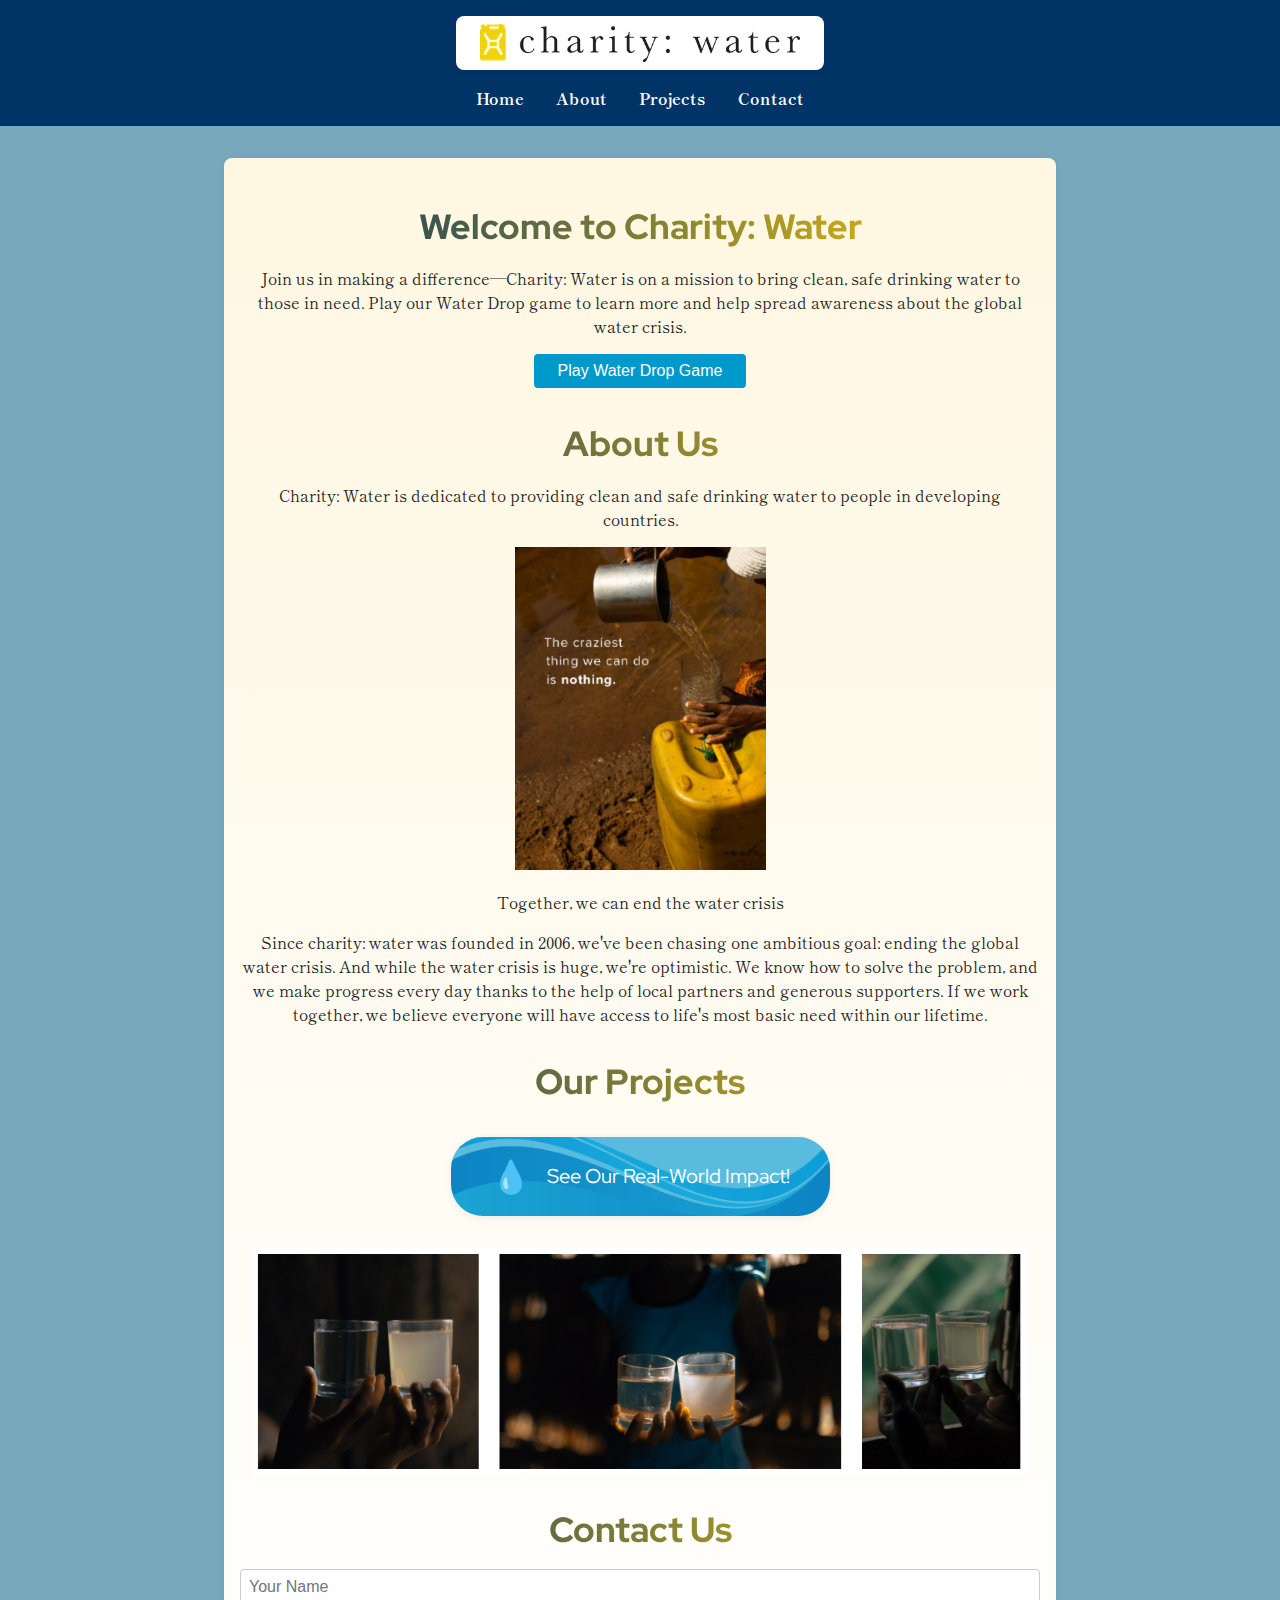
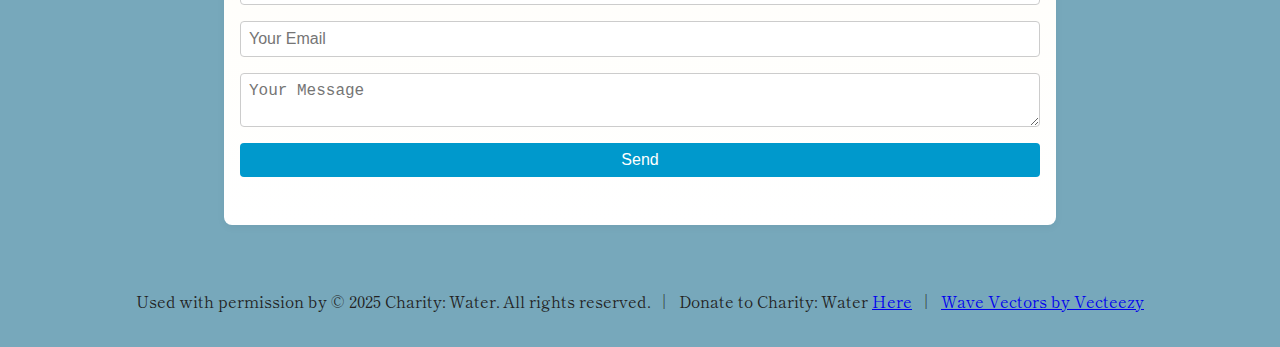
<file: index.html>
<!DOCTYPE html>
<html lang="en">
<head>
    <meta charset="UTF-8">
    <meta name="viewport" content="width=device-width, initial-scale=1.0">
    <title>Charity Water Design Idea</title>
    <link rel="preconnect" href="https://fonts.googleapis.com">
    <link rel="preconnect" href="https://fonts.gstatic.com" crossorigin>
    <link href="https://fonts.googleapis.com/css2?family=Red+Hat+Display:ital,wght@0,300..900;1,300..900&family=Shippori+Mincho&display=swap" rel="stylesheet">
    <link rel="stylesheet" href="styles.css">
    <link rel="stylesheet" href="styles.game.css">
</head>
<body>
    <header>
        <img class="logo"  src="img/cw_logo-horizontal.png">
        <nav>
            <ul>
                <li><a href="#home">Home</a></li>
                <li><a href="#about">About</a></li>
                <li><a href="#projects">Projects</a></li>
                <li><a href="#contact">Contact</a></li>
            </ul>
        </nav>
    </header>
    <main>
        <section id="home">
            <h2>Welcome to Charity: Water</h2>
            <p>Join us in making a difference—Charity: Water is on a mission to bring clean, safe drinking water to those in need. Play our Water Drop game to learn more and help spread awareness about the global water crisis.</p>
            <div class="center-btn">
                <a href="game.html" class="game-link">
                    <button id="playGameBtn" class="game-link-btn">
                        <span class="text">Play Water Drop Game</span>
                    </button>
                </a>
            </div>
            
        </section>
        <section id="about">
            <h2>About Us</h2>
            <p>Charity: Water is dedicated to providing clean and safe drinking water to people in developing countries.</p>
            <img src="./img/watercan.png">
            <p>Together, we can end the water crisis</p>
            <p>Since charity: water was founded in 2006, we've been chasing one ambitious goal: ending the global water crisis. And while the water crisis is huge, we're optimistic. We know how to solve the problem, and we make progress every day thanks to the help of local partners and generous supporters. If we work together, we believe everyone will have access to life's most basic need within our lifetime.</p>
        </section>
        <section id="projects">
            <h2>Our Projects</h2>
            <a href="https://www.charitywater.org/our-work" target="_blank" class="projects-fun-link">
                <div class="projects-fun-card">
                    <span class="emoji">💧</span>
                    <span class="text">See Our Real-World Impact!</span>
                </div>
            </a>
            <img class="dirtyclean" src="./img/dirtyclean.png">
        </section>
        <section id="contact">
            <h2>Contact Us</h2>
            <form>
                <input type="text" placeholder="Your Name" required>
                <input type="email" placeholder="Your Email" required>
                <textarea placeholder="Your Message" required></textarea>
                <button type="submit">Send</button>
            </form>
        </section>
    </main>
    <footer>
        <p>
            Used with permission by &copy; 2025 Charity: Water. All rights reserved.
            &nbsp;&nbsp;|&nbsp;&nbsp;
            Donate to Charity: Water <a href="https://www.charitywater.org">Here</a>
            &nbsp;&nbsp;|&nbsp;&nbsp;
            <a href="https://www.vecteezy.com/free-vector/wave">Wave Vectors by Vecteezy</a>
        </p>
    </footer>
    <script src="script.js"></script>
</body>
</html>
</file>
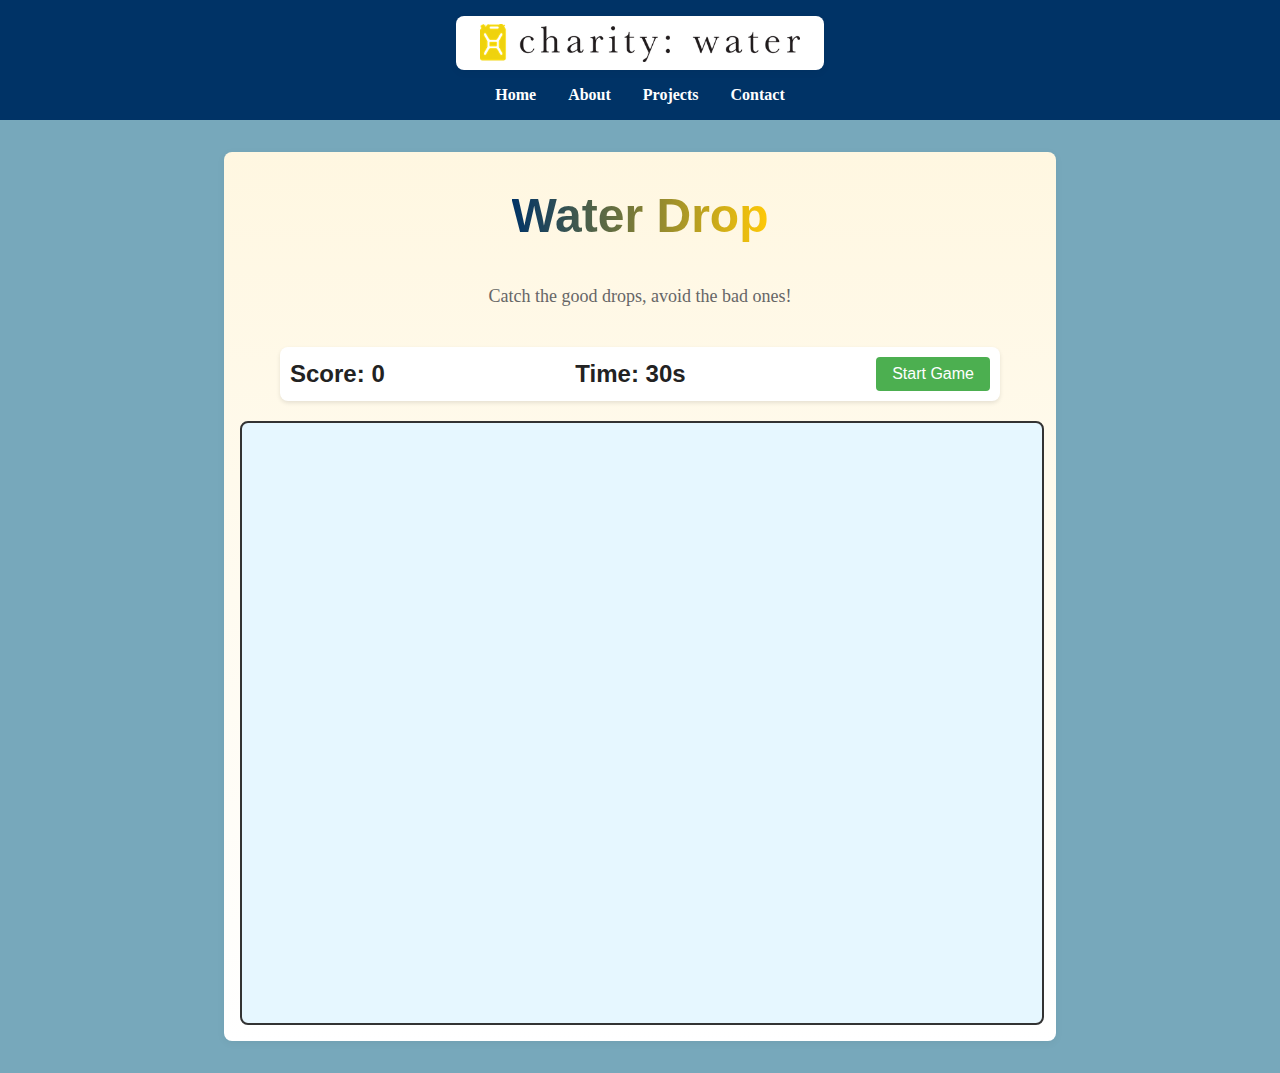
<file: game.html>
<!DOCTYPE html>
<html lang="en">
<head>
    <meta charset="UTF-8">
    <meta name="viewport" content="width=device-width, initial-scale=1.0">
    <title>Water Drop Game</title>
    <link rel="stylesheet" href="styles.css">
</head>
<body>
     <header>
        <img class="logo"  src="img/cw_logo-horizontal.png">
        <nav>
            <ul>
                <li><a href="#home">Home</a></li>
                <li><a href="#about">About</a></li>
                <li><a href="#projects">Projects</a></li>
                <li><a href="#contact">Contact</a></li>
            </ul>
        </nav>
    </header>
    <main>
        <div class="game-wrapper">
            <h1 class="game-title">Water Drop</h1>
            <p class="game-tagline">Catch the good drops, avoid the bad ones!</p>
            <div class="score-panel">
                <div class="score">Score: <span id="score">0</span></div>
                <div class="timer">Time: <span id="time">30</span>s</div>
                <button id="start-btn">Start Game</button>
            </div>
            <div id="game-container">
                <img id="water-can" src="img/water-can-transparent.png" style="position:absolute;bottom:0;left:50%;transform:translateX(-50%);width:100px;height:auto;z-index:5;pointer-events:none;display:none;" alt="Water Can">
            </div>
            <div id="game-over" style="display:none;" class="game-over-message"></div>
        </div>
    </main>
    <script src="script.js"></script>
</body>
</html>
</file>
<file: styles.css>
/* Charity: Water Site Styles */
body {
    font-family: Arial, sans-serif;
    margin: 0;
    padding: 0;
    background: #77A8BB;
    color: #222;
    text-align: center;
    cursor: url('img/water-cursor.png') 10 10, auto;
}
header {
    background: #003366;
    color: #fff;
    padding: 1rem 0;
    text-align: center;
}

h1, h2 {
    font-family: "Red Hat Display", sans-serif;
    font-weight: 800;
    font-size: 2.2rem;
    background: linear-gradient(90deg, #003366 0%, #FFC907 100%);
    -webkit-background-clip: text;
    -webkit-text-fill-color: transparent;
    background-clip: text;
    color: transparent;
    margin-bottom: 1rem;
}
p, li {
    font-family: "Shippori Mincho", serif;
}

nav ul {
    list-style: none;
    padding: 0;
    margin: 0;
    display: flex;
    justify-content: center;
    gap: 2rem;
}
nav a {
    color: #fff;
    text-decoration: none;
    font-weight: bold;
}
main {
    max-width: 800px;
    margin: 2rem auto;
    padding: 1rem;
    background: linear-gradient(to bottom, #fff7e1 0%, #ffffff 100%);
    border-radius: 8px;
    box-shadow: 0 2px 8px rgba(0,0,0,0.05);
}
section {
    margin-bottom: 2rem;
}
button, .game-link button, .projects-fun-card {
    background: #0099cc;
    color: #fff;
    border: none;
    padding: 0.5rem 1.5rem;
    border-radius: 4px;
    cursor: url('img/water-drop-cursor.png'), auto;
    font-size: 1rem;
}
button:hover, .game-link button:hover {
    background: #0077a3;
}
form {
    display: flex;
    flex-direction: column;
    gap: 1rem;
}
input, textarea {
    padding: 0.5rem;
    border: 1px solid #ccc;
    border-radius: 4px;
    font-size: 1rem;
}

/* Water Drop Game Styles */
.game-wrapper {
    display: flex;
    flex-direction: column;
    align-items: center;
    gap: 20px;
    margin-top: 20px;
}
.score-panel {
    display: flex;
    justify-content: space-between;
    align-items: center;
    width: 700px;
    padding: 10px;
    background-color: #fff;
    border-radius: 8px;
    box-shadow: 0 2px 4px rgba(0,0,0,0.1);
    margin-left: auto;
    margin-right: auto;
}
.timer {
    flex: 0 1 auto;
    font-size: 24px;
    font-weight: bold;
}
#game-container {
    width: 800px;
    height: 600px;
    background-color: #e6f7ff;
    border: 2px solid #333;
    border-radius: 8px;
    position: relative;
    overflow: hidden;
    margin-left: auto;
    margin-right: auto;
}
#start-btn {
    padding: 8px 16px;
    background-color: #4CAF50;
    color: white;
    border: none;
    border-radius: 4px;
    cursor: pointer;
    font-size: 16px;
}
#start-btn:hover {
    background-color: #45a049;
}
.score {
    flex: 0 1 auto;
    font-size: 24px;
    font-weight: bold;
}
.water-drop {
    position: absolute;
    width: 60px;
    height: 60px;
    background-color: #0099ff;
    border-radius: 50%;
    animation: dropFall linear forwards;
    transform-origin: center;
    cursor: pointer;
    padding: 15px;
    margin: -15px;
    transition: transform 0.1s ease;
}
.water-drop:hover {
    transform: scale(1.1);
}
.bad-drop {
    background-color: #111;
    border-radius: 50%;
}
.game-title {
    color: #131313;
    font-size: 48px;
    margin-top: 0;
    margin-bottom: 5px;
    text-align: center;
}
.game-tagline {
    color: #666;
    font-size: 18px;
    margin-bottom: 20px;
    text-align: center;
}
#game-over {
    position: absolute;
    top: 50%;
    left: 50%;
    transform: translate(-50%, -50%);
    background: rgba(255,255,255,0.95);
    border: 2px solid #333;
    border-radius: 12px;
    padding: 32px 48px;
    font-size: 2rem;
    color: #222;
    text-align: center;
    z-index: 10;
    box-shadow: 0 4px 24px rgba(0,0,0,0.15);
}
@keyframes dropFall {
    from {
        transform: translateY(-20px);
    }
    to {
        transform: translateY(600px);
    }
}
@media (max-width: 850px) {
    main {
        max-width: 98vw;
        margin: 1rem auto;
        padding: 0.5rem;
    }
    .game-wrapper, .score-panel, #game-container {
        width: 98vw;
        min-width: 0;
        margin-left: auto;
        margin-right: auto;
    }
    #game-container {
        height: 60vh;
        min-height: 320px;
        margin-right: 12px;
    }
    .score-panel {
        flex-direction: column;
        width: 98vw;
        gap: 12px;
        padding: 8px;
        margin-left: auto;
        margin-right: 12px;
    }
    .projects-fun-card {
        padding: 12px 8vw;
        font-size: 1rem;
    }
    .logo {
        max-width: 80vw;
        margin: 0 auto 12px auto;
    }
    .dirtyclean {
        max-width: 90vw;
        margin: 24px auto;
    }
    h2 {
        font-size: 1.3rem;
    }
    .game-title {
        font-size: 2rem;
    }
}

.logo {
    background: #fff;
    padding: 8px 24px;
    border-radius: 8px;
    box-shadow: 0 2px 8px rgba(0,0,0,0.05);
    display: block;
    max-width: 320px;
    margin: 0 auto 16px auto;
}

footer {
    text-align: center;
    padding: 1rem 0;
    background: none;
    color: #222;
}

.confetti {
    pointer-events: none;
}
@keyframes confettiFall {
    0% { transform: translateY(0) rotate(0deg); }
    80% { opacity: 1; }
    100% { transform: translateY(600px) rotate(360deg); opacity: 0; }
}

.projects-fun-link {
    display: flex;
    justify-content: center;
    text-decoration: none;
    margin-top: 32px;
}

.projects-fun-card {
    display: flex;
    align-items: center;
    gap: 16px;
    background: #0099cc;
    color: #fff;
    font-family: "Red Hat Display", sans-serif;
    font-size: 1.25rem;
    padding: 18px 40px;
    border-radius: 32px;
    box-shadow: 0 2px 8px rgba(0,0,0,0.07);
    position: relative;
    overflow: hidden;
    transition: background 0.2s, transform 0.2s;
    cursor: pointer;
}
.projects-fun-card::before {
    content: "";
    position: absolute;
    left: 0; right: 0; bottom: 0;
    height: 100px;
    background: url('./img/waves2.png') repeat-x;
    background-size: 100% 100px;
    background-position: bottom center;
    opacity: 0.35;
    z-index: 0;
    pointer-events: none;
}
.projects-fun-card .emoji, .projects-fun-card .text {
    position: relative;
    z-index: 1;
}
.emoji {
    font-size: 2rem;
}

.dirtyclean {
    display: block;
    margin: 32px auto;
    max-width: 100%;
}
</file>
<file: styles.game.css>
.difficulty-select {
    display: flex;
    align-items: center;
    gap: 8px;
    margin-bottom: 12px;
}
.difficulty-select label {
    font-size: 1.1em;
    font-weight: bold;
    color: #0077a3;
    font-family: "Shippori Mincho", serif;
    font-size: 24px;
}
#difficulty {
    padding: 6px 16px;
    border-radius: 6px;
    border: 1px solid #0099cc;
    font-size: 1em;
    background: #e6f7ff;
    color: #003366;
    outline: none;
    transition: border-color 0.2s;
}
#difficulty:focus {
    border-color: #0077a3;
}
.game-wrapper {
    display: flex;
    flex-direction: column;
    align-items: center;
    gap: 20px;
    width: 100%;
    max-width: 750px;
    margin: 2rem auto;
    padding: 1rem;
    border-radius: 8px;
}
@media (max-width: 1000px) {
    .game-wrapper {
        max-width: 100vw;
        padding: 16px 4vw;
    }
    .score-panel, #game-container {
        max-width: 98vw;
        min-width: 0;
    }
}
@media (max-width: 700px) {
    .game-title {
        font-size: 3em;
    }
    .score-panel, #game-container {
        max-width: 100vw;
        width: 100vw;
        font-size: 1em;
    }
    #game-container {
        height: 60vw;
        min-height: 300px;
        max-height: 80vw;
    }
}
@media (max-width: 500px) {
    .game-title {
        font-size: 2em;
    }
    .score-panel, #game-container {
        font-size: 0.9em;
    }
    #game-container {
        height: 50vw;
        min-height: 200px;
        max-height: 60vw;
    }
}
.score-panel {
    display: flex;
    justify-content: space-between;
    align-items: center;
    width: 100%;
    max-width: 700px;
    padding: 10px;
    background-color: #fff;
    border-radius: 8px;
    box-shadow: 0 2px 4px rgba(0,0,0,0.1);
    margin-left: auto;
    margin-right: auto;
    font-family: "Shippori Mincho", serif;
    color: #0077a3;
}
.timer {
    flex: 0 1 auto;
    font-size: 24px;
    font-weight: bold;
    font-family: "Shippori Mincho", serif;
    color: #0077a3;
}
#game-container {
    width: 100%;
    max-width: 800px;
    height: 600px;
    background-color: transparent;
    border: 2px solid #333;
    border-radius: 8px;
    position: relative;
    overflow: hidden;
    margin-left: auto;
    margin-right: auto;
    max-width: 700px;
    width: 100%;
}
#start-btn {
    padding: 8px 16px;
    background-color: #4CAF50;
    color: white;
    border: none;
    border-radius: 4px;
    cursor: pointer;
    font-size: 16px;
}
#start-btn:hover {
    background-color: #45a049;
}
.score {
    flex: 0 1 auto;
    font-size: 24px;
    font-weight: bold;
}
.water-drop {
    position: absolute;
    width: 60px;
    height: 60px;
    background-color: transparent;
    border-radius: 50%;
    animation: dropFall linear forwards;
    transform-origin: center;
    cursor: pointer;
    padding: 15px;
    margin: -15px;
    transition: transform 0.1s ease;
}
.water-drop:hover {
    transform: scale(1.1);
}
.bad-drop {
    background-color: transparent;
    border-radius: 50%;
}
.game-title {
    color: #131313;
    font-size: 48px;
    margin-top: 0;
    margin-bottom: 5px;
    text-align: center;
}

.game-title {
    font-size: 8em;
    font-weight: bold;
            background: url('img/underwater.jpg') repeat-y;
            background-size: cover;
    -webkit-background-clip: text;
    background-clip: text;
    -webkit-text-fill-color: transparent;
    color: transparent;
        animation: waterEffect 20s linear infinite;
}

@keyframes waterEffect {
            0% {
                background-position: 0% 0%;
            }
            100% {
                background-position: 0% 100%;
            }
}

.game-tagline {
    color: #666;
    font-size: 18px;
    margin-bottom: 20px;
    text-align: center;
}
#game-over {
    position: absolute;
    top: 50%;
    left: 50%;
    transform: translate(-50%, -50%);
    background: rgba(255,255,255,0.95);
    border: 2px solid #333;
    border-radius: 16px;
    padding: 32px 24px;
    font-size: 2em;
    color: #222;
    text-align: center;
    z-index: 100;
    box-shadow: 0 2px 8px rgba(0,0,0,0.12);
    display: flex;
    flex-direction: column;
    align-items: center;
    justify-content: center;
    min-width: 250px;
    min-height: 180px;
}
@keyframes dropFall {
    from {
        transform: translateY(-20px);
    }
    to {
        transform: translateY(600px);
    }
}
@media (max-width: 850px) {
    main {
    max-width: 98vw;
    margin: 1rem auto;
    padding: 0.5rem;
    }
}
.game-wrapper, .score-panel, #game-container {
    width: 98vw;
    min-width: 0;
    margin-left: auto;
    margin-right: auto;
}
#game-container {
    height: 60vh;
    min-height: 320px;
    margin-right: 12px;
}
.score-panel {
    flex-direction: column;
    width: 98vw;
    gap: 12px;
    padding: 8px;
    margin-left: auto;
    margin-right: 12px;
}

.confetti {
    pointer-events: none;
}
@keyframes confettiFall {
    0% { transform: translateY(0) rotate(0deg); }
    80% { opacity: 1; }
    100% { transform: translateY(600px) rotate(360deg); opacity: 0; }
}
</file>
